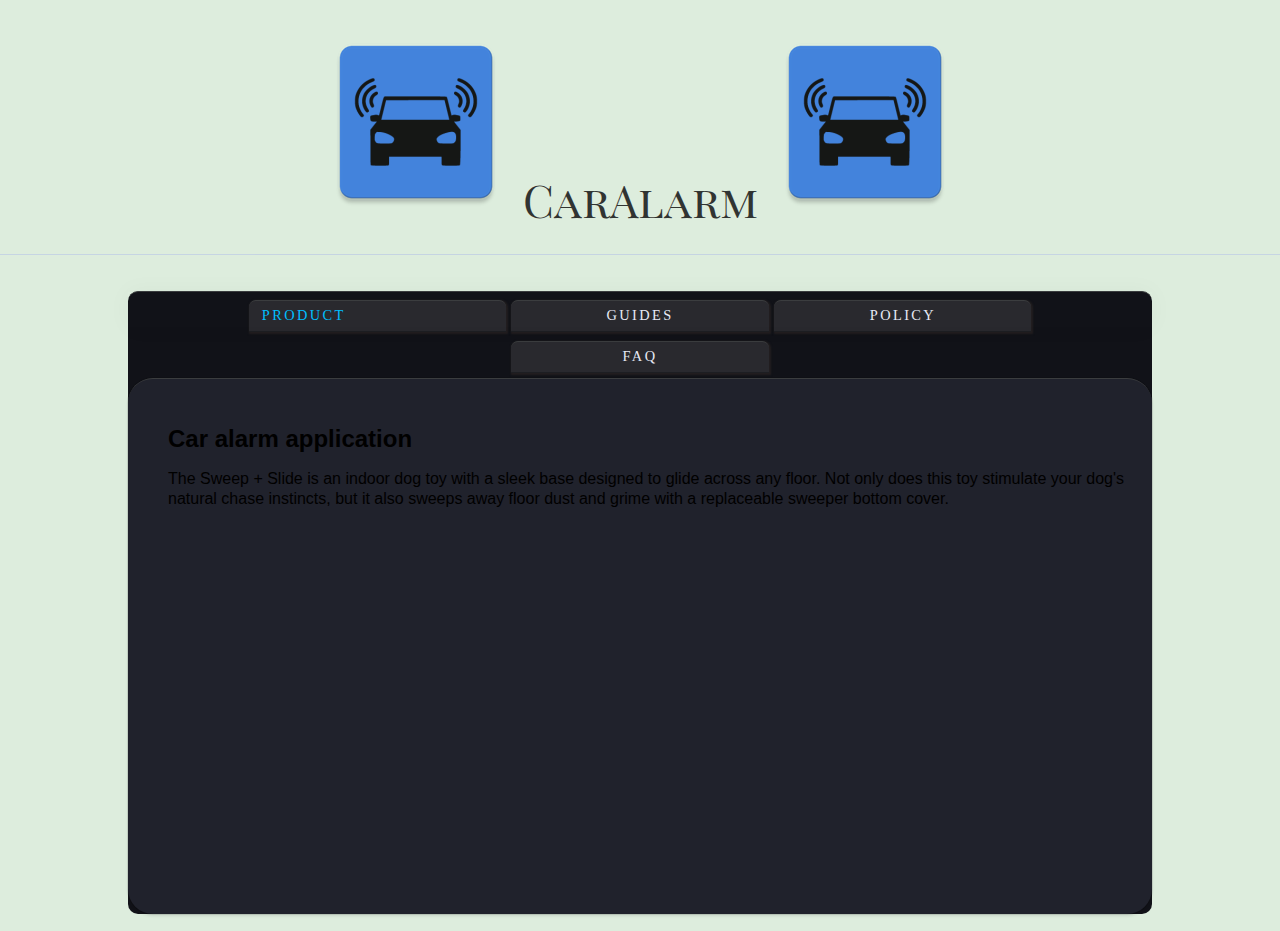
<file: index.html>
<!DOCTYPE html>
<html lang="en">

 <head>
  <meta charset="UTF-8">
  <meta name="viewport" content="width=device-width, initial-scale=1.0">
  <title>Car Alarm </title>
    <style>
      <link rel="preconnect" href="https://fonts.googleapis.com">
      <link rel="preconnect" href="https://fonts.gstatic.com" crossorigin>
      <link href="https://fonts.googleapis.com/css2?family=EB+Garamond:ital,wght@0,400;0,500;0,600;0,700;0,800;1,400;1,500;1,600;1,700;1,800&family=Oswald:wght@200;300;400;500;600;700&family=Roboto+Condensed:wght@300;400;700&family=Roboto:wght@100;300;400;500;700;900&family=Source+Sans+Pro:ital,wght@0,200;0,300;0,400;0,600;0,700;0,900;1,200;1,300;1,400;1,600;1,700;1,900&family=Spectral:wght@200;300;400;500;600;700;800&display=swap" rel="stylesheet">
      <link rel="stylesheet" href="https://use.typekit.net/ovt6ynt.css">
    </style>

<link href="https://fonts.googleapis.com/css2?family=EB+Garamond:ital@0;1&family=Playfair+Display+SC:wght@900&family=Playfair+Display:ital,wght@0,800;1,800&family=Manrope:wght@800&display=swap" rel="stylesheet"><link rel="stylesheet" href="./style.css">

 </head>
    
<body>
<div class = "wrapper pre">
  
</div>
<div class="wrapper">
  <div class="title">
  <img src="docs/images/caralarm.png" alt="Logo"> CarAlarm
  <img src="docs/images/caralarm.png" alt="Logo">
  <div class="line"></div>
  </div>
  <div class="container">
    <div class="card tabs">
      <input id="tab-1" type="radio" class="tab tab-selector" checked="checked" name="tab" />
      <label for="tab-1" class="tab tab-product" >Product</label>
      <input id="tab-2" type="radio" class="tab tab-selector" name="tab" />
      <label for="tab-2" class="tab tab-instructions">Guides</label>
      <input id="tab-3" type="radio" class="tab tab-selector" name="tab" />
      <label for="tab-3" class="tab tab-policy">Policy</label>
      <input id="tab-4" type="radio" class="tab tab-selector" name="tab" />
      <label for="tab-4" class="tab tab-faq">FAQ</label>
      <div class="tabsShadow"></div>
      <!-- <div class="glider"></div> --> 
      <section class="content">
        <div class="item" id="content-1">
          <h2 class="tab-title tab-product">Car alarm application</h2>
          <p>
            The Sweep + Slide is an indoor dog toy with a sleek base designed to glide across any floor. Not only does this toy stimulate your dog's natural chase instincts, but it also sweeps away floor dust and grime with a replaceable sweeper bottom cover.
          </p>
        </div>
        <div class="item" id="content-2">
          <h2 class="tab-title tab-instructions">Instruction Guides</h2>
          <p>
            Lorem ipsum dolor sit amet, consectetur adipiscing elit, sed do eiusmod tempor incididunt ut labore et dolore magna aliqua. Ut enim ad minim veniam, quis nostrud exercitation ullamco laboris nisi ut aliquip ex ea commodo consequat. Duis aute irure dolor </p>
        </div>
        <div class="item" id="content-3">
          <h2 class="tab-title tab-policy">Policy</h2>
          <p>
            Lorem ipsum dolor sit amet, consectetur adipiscing elit, sed do eiusmod tempor incididunt ut labore et dolore magna aliqua. Ut enim ad minim veniam, quis nostrud exercitation ullamco laboris nisi ut aliquip ex ea commodo consequat. Duis </p>
        </div>
        <div class="item" id="content-4">
          <h2 class="tab-title tab-faq">FAQ</h2>
          <p>
            Lorem ipsum dolor sit amet, consectetur adipiscing elit, sed do eiusmod tempor incididunt ut labore et dolore magna aliqua. </p>
        </div>
      </section>

    </div>
  </div>
</div>
    
  </body>
  
</html>
</file>
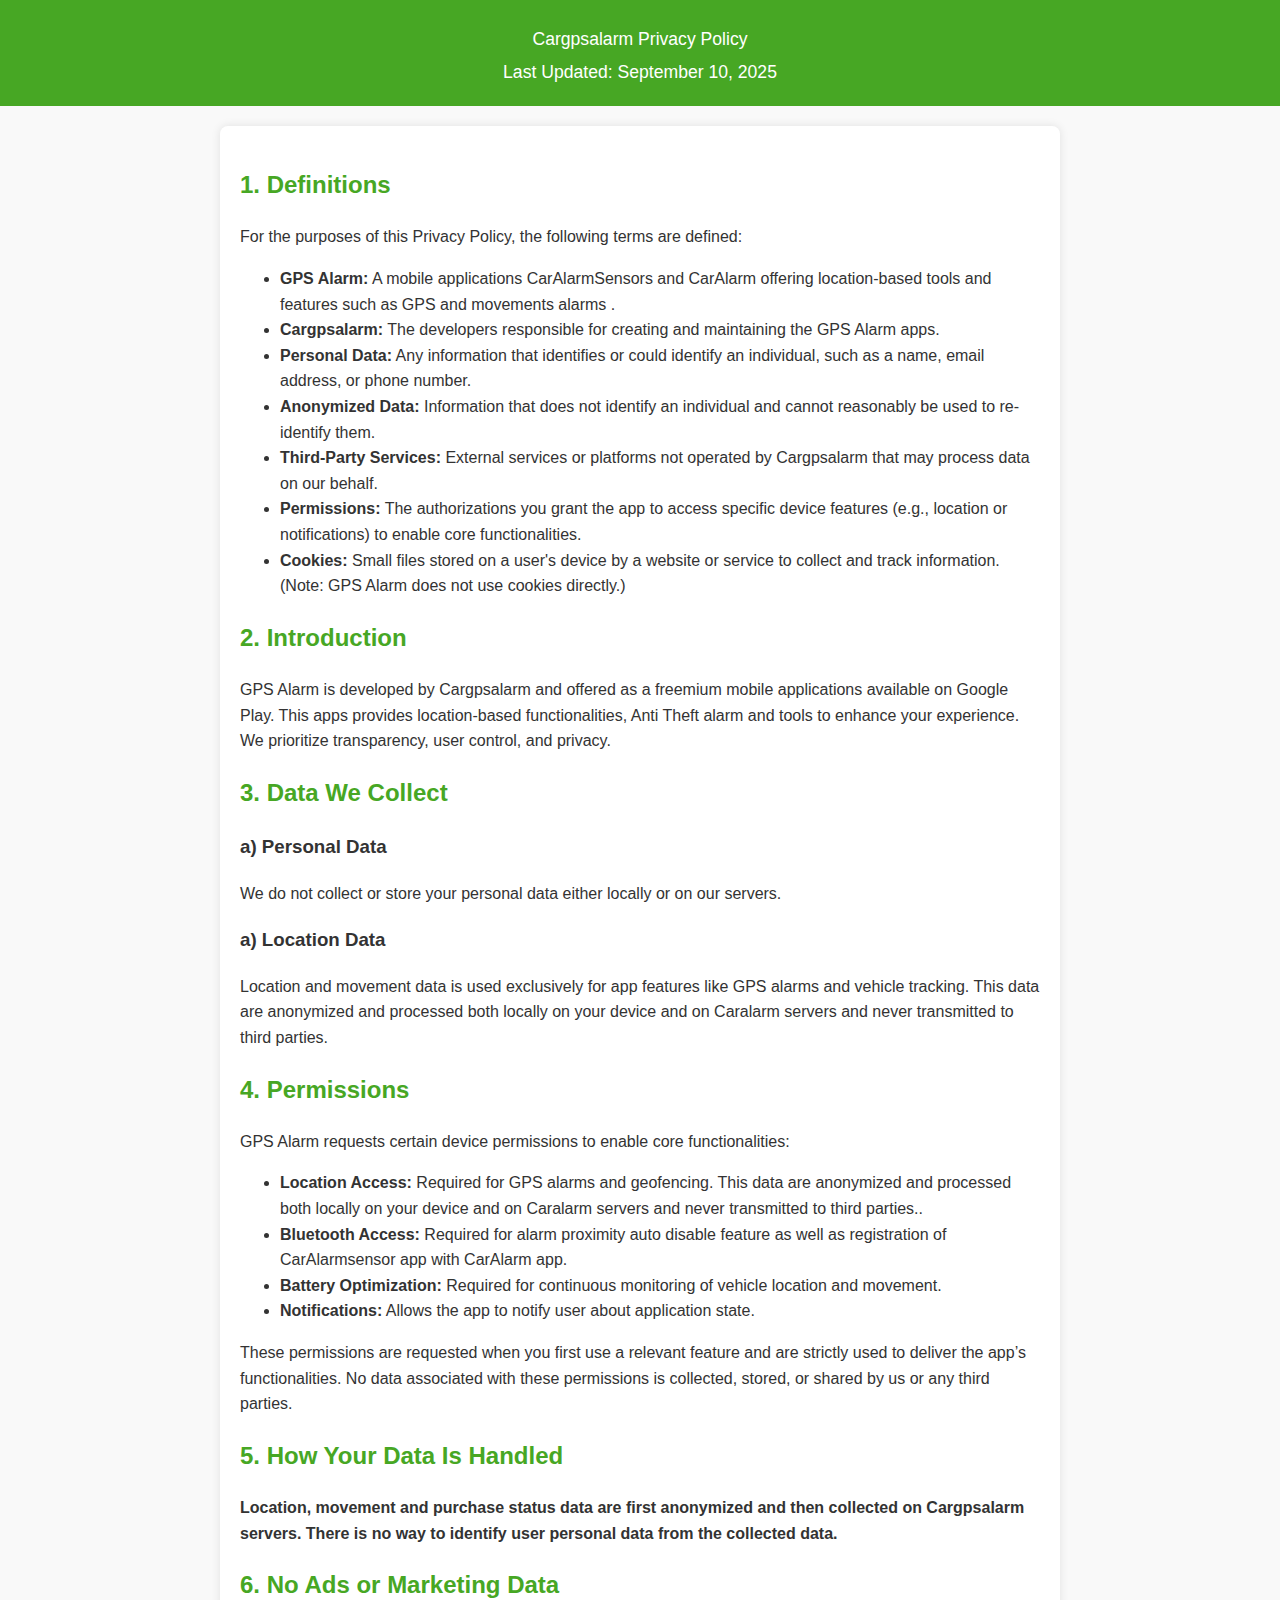
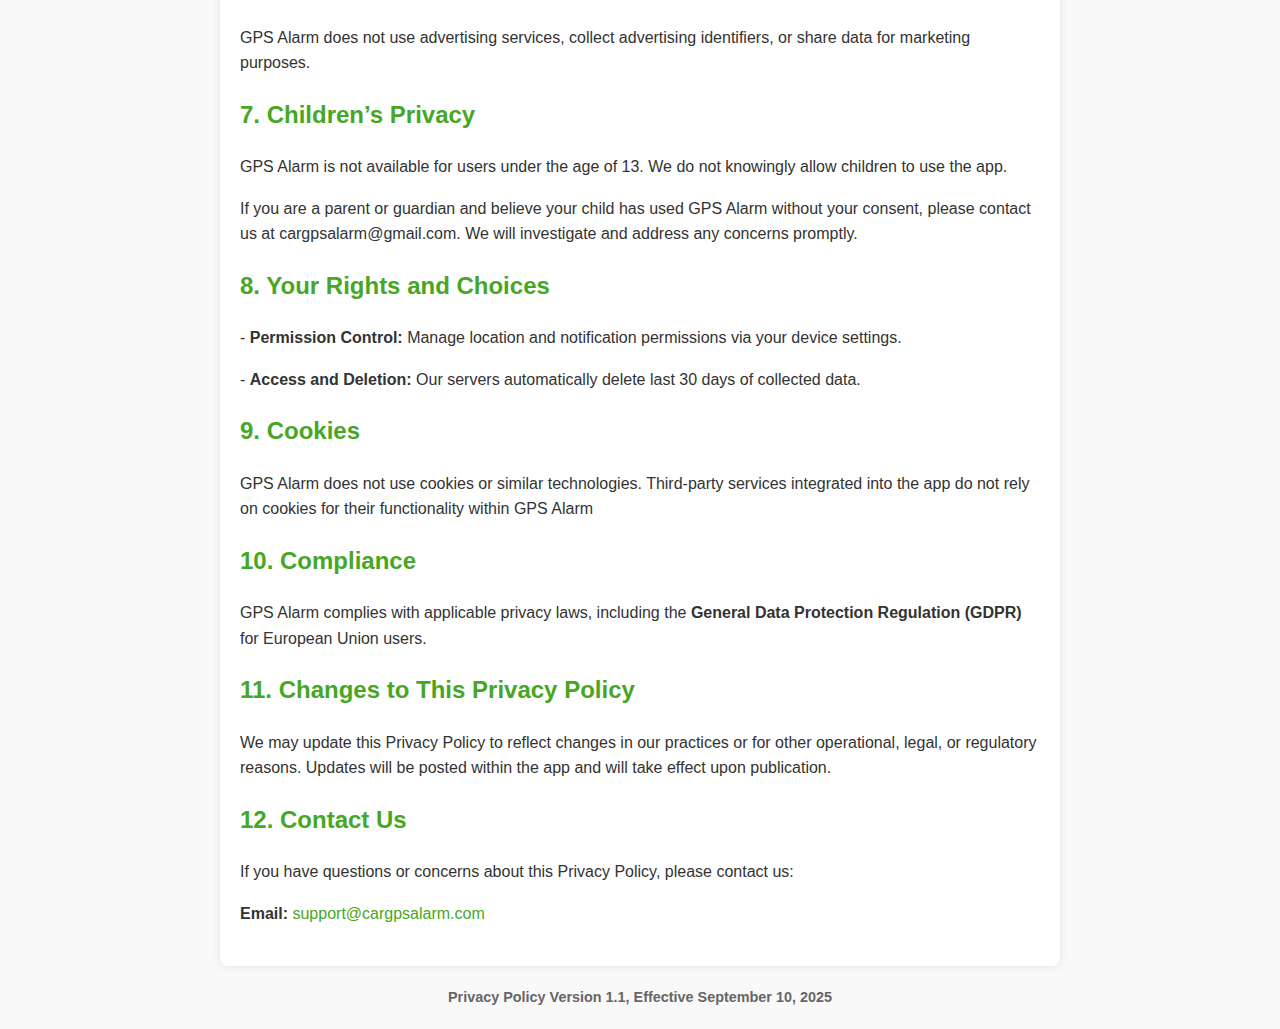
<file: policy/index.html>
<!DOCTYPE html>
<html lang="en">
<head>
    <meta charset="UTF-8">
    <meta name="viewport" content="width=device-width, initial-scale=1.0">
    <title>GPS Alarm Privacy Policy</title>
    <style>
        body {
            font-family: Arial, sans-serif;
            line-height: 1.6;
            margin: 0;
            padding: 0;
            background-color: #f9f9f9;
            color: #333;
        }
        header {
            background-color: #47A724;
            color: white;
            padding: 20px 10px;
            text-align: center;
        }
        header h1 {
            font-size: 2em;
            margin: 0;
        }
        header p {
            font-size: 1.1em;
            margin: 5px 0 0 0;
        }
        main {
            max-width: 800px;
            margin: 20px auto;
            padding: 20px;
            background: white;
            border-radius: 8px;
            box-shadow: 0 0 10px rgba(0, 0, 0, 0.1);
        }
        h1, h2 {
            color: #47A724;
        }
        section {
            margin-bottom: 20px;
        }
        footer {
            text-align: center;
            margin: 20px 0;
            font-size: 0.9em;
            color: #666;
        }
        a {
            color: #47A724;
            text-decoration: none;
        }
        a:hover {
            text-decoration: underline;
        }
    </style>
</head>
<body>
    <header>
        <p>Cargpsalarm Privacy Policy</p>
        <p>Last Updated: September 10, 2025</p>
    </header>
    <main>
        <section>
            <h2>1. Definitions</h2>
            <p>
                For the purposes of this Privacy Policy, the following terms are defined:
            </p>
            <ul>
                <li><strong>GPS Alarm:</strong> A mobile applications CarAlarmSensors and CarAlarm offering location-based tools and features such as GPS and movements alarms .</li>
                <li><strong>Cargpsalarm:</strong> The developers responsible for creating and maintaining the GPS Alarm apps.</li>
                <li><strong>Personal Data:</strong> Any information that identifies or could identify an individual, such as a name, email address, or phone number.</li>
                <li><strong>Anonymized Data:</strong> Information that does not identify an individual and cannot reasonably be used to re-identify them.</li>
                <li><strong>Third-Party Services:</strong> External services or platforms not operated by Cargpsalarm that may process data on our behalf.</li>
                <li><strong>Permissions:</strong> The authorizations you grant the app to access specific device features (e.g., location or notifications) to enable core functionalities.</li>
                <li><strong>Cookies:</strong> Small files stored on a user's device by a website or service to collect and track information. (Note: GPS Alarm does not use cookies directly.)</li>
            </ul>
        </section>
        <section>
            <h2>2. Introduction</h2>
            <p>
                GPS Alarm is developed by Cargpsalarm and offered as a freemium mobile applications available on Google Play. This apps provides location-based functionalities, Anti Theft alarm and tools to enhance your experience. We prioritize transparency, user control, and privacy.
            </p>
        </section>
        <section>
            <h2>3. Data We Collect</h2>
            <h3>a) Personal Data</h3>	
            <p>We do not collect or store your personal data either locally or on our servers.</p>			
            <h3>a) Location Data</h3>
            <p>Location and movement data is used exclusively for app features like GPS alarms and vehicle tracking. This data are anonymized and processed both locally on your device and on Caralarm servers and never transmitted to third parties.</p>
        </section>
        <section>
            <h2>4. Permissions</h2>
            <p>GPS Alarm requests certain device permissions to enable core functionalities:</p>
            <ul>
                <li><strong>Location Access:</strong> Required for GPS alarms and geofencing. This data are anonymized and processed both locally on your device and on Caralarm servers and never transmitted to third parties..</li>
				<li><strong>Bluetooth Access:</strong> Required for alarm proximity auto disable feature as well as registration of CarAlarmsensor app with CarAlarm app.</li>
				<li><strong>Battery Optimization:</strong> Required for continuous monitoring of vehicle location and movement.</li>
                <li><strong>Notifications:</strong> Allows the app to notify user about application state.</li>
            </ul>
            <p>These permissions are requested when you first use a relevant feature and are strictly used to deliver the app’s functionalities. No data associated with these permissions is collected, stored, or shared by us or any third parties.</p>
        </section>
        <section>
            <h2>5. How Your Data Is Handled</h2>
            <p>
                <strong>Location, movement and purchase status data are first anonymized and then collected on Cargpsalarm servers. There is no way to identify user personal data from the collected data.</strong>
            </p>
        </section>
        <section>
            <h2>6. No Ads or Marketing Data</h2>
            <p>GPS Alarm does not use advertising services, collect advertising identifiers, or share data for marketing purposes.</p>
        </section>
        <section>
            <h2>7. Children’s Privacy</h2>
            <p>GPS Alarm is not available for users under the age of 13. We do not knowingly allow children to use the app.</p>
            <p>If you are a parent or guardian and believe your child has used GPS Alarm without your consent, please contact us at cargpsalarm@gmail.com. We will investigate and address any concerns promptly.</p>
        </section>
        <section>
            <h2>8. Your Rights and Choices</h2>
            <p>- <strong>Permission Control:</strong> Manage location and notification permissions via your device settings.</p>
            <p>- <strong>Access and Deletion:</strong> Our servers automatically delete last 30 days of collected data.</p>
        </section>
        <section>
            <h2>9. Cookies</h2>
            <p>GPS Alarm does not use cookies or similar technologies. Third-party services integrated into the app do not rely on cookies for their functionality within GPS Alarm</p>
        </section>
        <section>
            <h2>10. Compliance</h2>
            <p>GPS Alarm complies with applicable privacy laws, including the <strong>General Data Protection Regulation (GDPR)</strong> for European Union users.</p>
        </section>
        <section>
            <h2>11. Changes to This Privacy Policy</h2>
            <p>We may update this Privacy Policy to reflect changes in our practices or for other operational, legal, or regulatory reasons. Updates will be posted within the app and will take effect upon publication.</p>
        </section>
        <section>
            <h2>12. Contact Us</h2>
            <p>If you have questions or concerns about this Privacy Policy, please contact us:</p>
        <p><strong>Email:</strong> <a href="mailto:support@cargpsalarm.com">support@cargpsalarm.com</a></p>
        </section>
    </main>
    <footer>
        <p><strong>Privacy Policy Version 1.1, Effective September 10, 2025</strong></p>
    </footer>
</body>
</html>
</file>
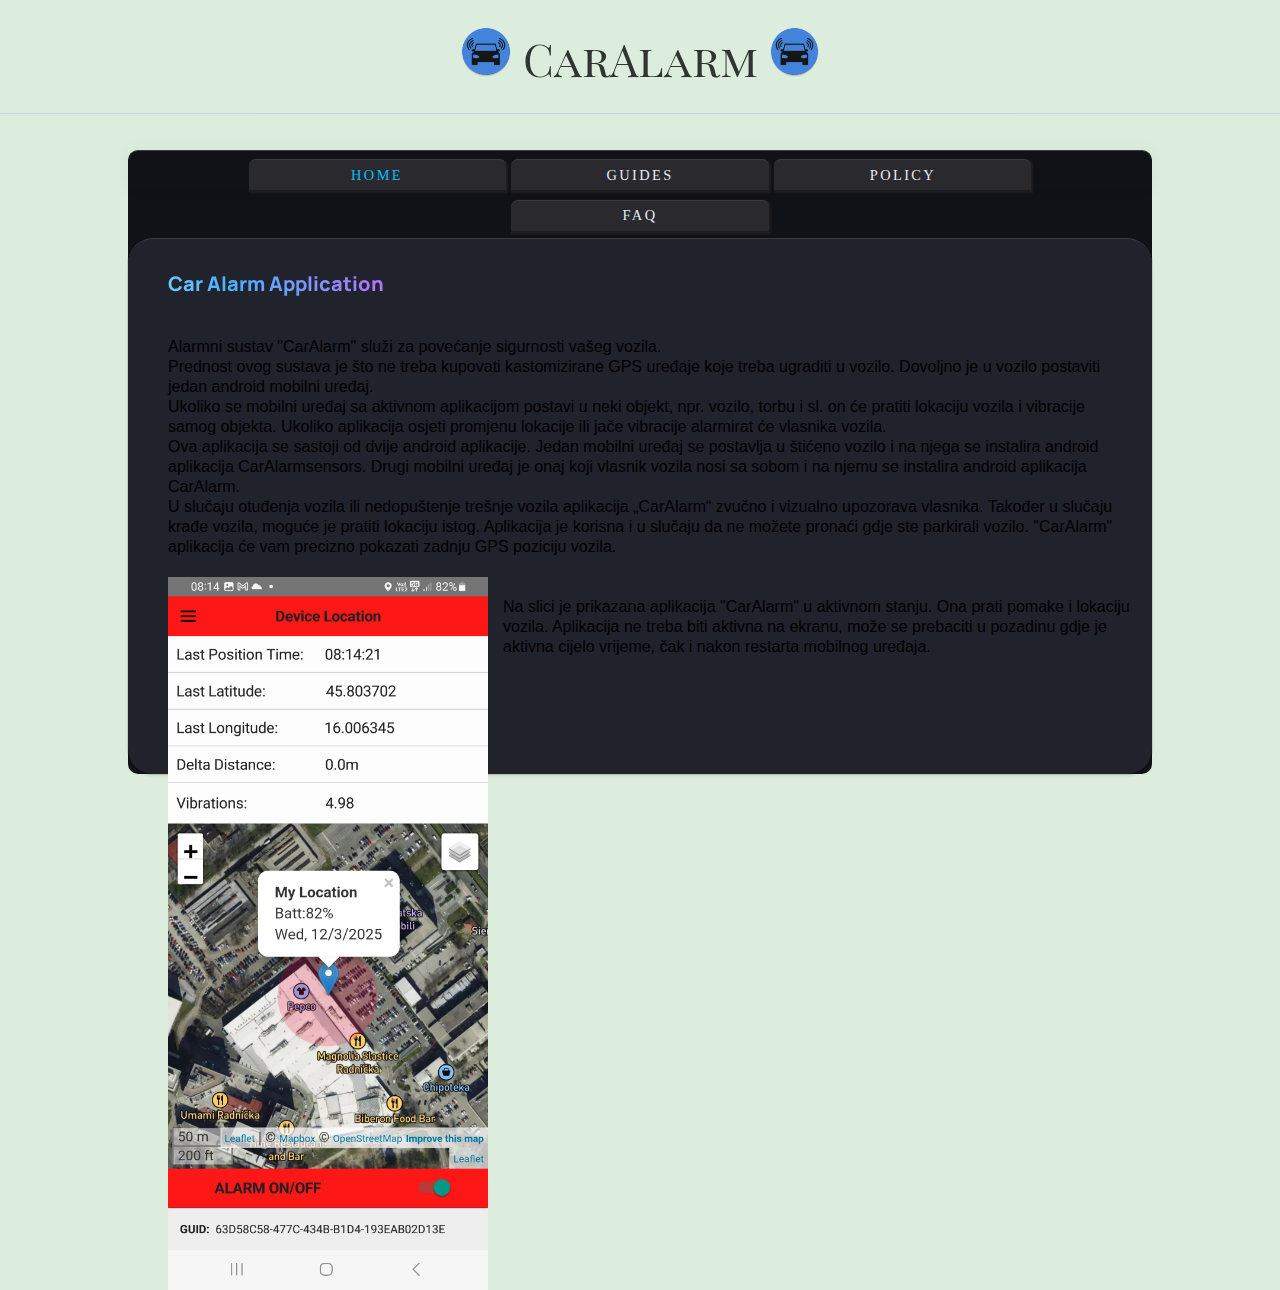
<file: indextest.html>
<!DOCTYPE html>
<html lang="en">

 <head>
  <meta charset="UTF-8">
  <meta name="viewport" content="width=device-width, initial-scale=1.0">
  <title>Car Alarm </title>
    <style>
      <link rel="preconnect" href="https://fonts.googleapis.com">
      <link rel="preconnect" href="https://fonts.gstatic.com" crossorigin>
      <link href="https://fonts.googleapis.com/css2?family=EB+Garamond:ital,wght@0,400;0,500;0,600;0,700;0,800;1,400;1,500;1,600;1,700;1,800&family=Oswald:wght@200;300;400;500;600;700&family=Roboto+Condensed:wght@300;400;700&family=Roboto:wght@100;300;400;500;700;900&family=Source+Sans+Pro:ital,wght@0,200;0,300;0,400;0,600;0,700;0,900;1,200;1,300;1,400;1,600;1,700;1,900&family=Spectral:wght@200;300;400;500;600;700;800&display=swap" rel="stylesheet">
      <link rel="stylesheet" href="https://use.typekit.net/ovt6ynt.css">
    </style>

<link href="https://fonts.googleapis.com/css2?family=EB+Garamond:ital@0;1&family=Playfair+Display+SC:wght@900&family=Playfair+Display:ital,wght@0,800;1,800&family=Manrope:wght@800&display=swap" rel="stylesheet"><link rel="stylesheet" href="./style.css">

 </head>
    
<body>
<div class = "wrapper pre">
  
</div>
<div class="wrapper">
  <div class="title">
  <img class="logo" src="docs/images/caralarm_round.png" alt="Logo"> CarAlarm
  <img class="logo" src="docs/images/caralarm_round.png" alt="Logo">
  <div class="line"></div>
  </div>
  <div class="container">
    <div class="card tabs">
      <input id="tab-1" type="radio" class="tab tab-selector" checked="checked" name="tab" />
      <label for="tab-1" class="tab tab-home" >Home</label>
      <input id="tab-2" type="radio" class="tab tab-selector" name="tab" />
      <label for="tab-2" class="tab tab-instructions">Guides</label>
      <input id="tab-3" type="radio" class="tab tab-selector" name="tab" />
      <label for="tab-3" class="tab tab-policy">Policy</label>
      <input id="tab-4" type="radio" class="tab tab-selector" name="tab" />
      <label for="tab-4" class="tab tab-faq">FAQ</label>
      <div class="tabsShadow"></div>
      <!-- <div class="glider"></div> --> 
      <section class="content">
        <div class="item" id="content-1">
          <h2 class="tab-title tab-home">Car alarm application</h2>
          <p>
             Alarmni sustav "CarAlarm" služi za povećanje sigurnosti vašeg vozila.<br>
             Prednost ovog sustava je što ne treba kupovati kastomizirane GPS uređaje koje treba ugraditi u vozilo. Dovoljno je u vozilo postaviti jedan android mobilni uređaj.<br>
             Ukoliko se mobilni uređaj sa aktivnom aplikacijom postavi u neki objekt, npr.  vozilo, torbu i sl.  on će pratiti lokaciju vozila i vibracije samog objekta. Ukoliko aplikacija osjeti promjenu  lokacije ili jače vibracije alarmirat će vlasnika vozila.<br>
             Ova aplikacija se sastoji od dvije android aplikacije. Jedan mobilni uređaj se postavlja u štićeno vozilo i na njega se instalira android aplikacija CarAlarmsensors. Drugi mobilni uređaj je onaj koji vlasnik vozila nosi sa sobom i na njemu se instalira android aplikacija CarAlarm.<br>
			 U slučaju otuđenja vozila ili nedopuštenje trešnje vozila  aplikacija „CarAlarm“  zvučno i vizualno upozorava vlasnika. Također u slučaju krađe vozila, moguće je pratiti lokaciju istog.
             Aplikacija je korisna i u slučaju da ne možete pronaći gdje ste parkirali vozilo. "CarAlarm" aplikacija će vam precizno pokazati zadnju GPS poziciju vozila.<br><br>
             <img class="screenshot" src="docs/images/screenshot1.jpg" alt="Screen example"><br>
			 Na slici je prikazana aplikacija "CarAlarm" u aktivnom stanju. Ona prati pomake i lokaciju vozila. Aplikacija ne treba biti aktivna na ekranu, može se prebaciti u pozadinu gdje je aktivna cijelo vrijeme, čak i nakon restarta mobilnog uređaja.
			 
          </p>
        </div>
        <div class="item" id="content-2">
          <h2 class="tab-title tab-instructions">Instruction Guides</h2>
          <p>
            Lorem ipsum dolor sit amet, consectetur adipiscing elit, sed do eiusmod tempor incididunt ut labore et dolore magna aliqua. Ut enim ad minim veniam, quis nostrud exercitation ullamco laboris nisi ut aliquip ex ea commodo consequat. Duis aute irure dolor </p>
        </div>
        <div class="item" id="content-3">
          <h2 class="tab-title tab-policy">Policy</h2>
          <p>
            Ovaj sustav ne skuplja, niti šalje na udaljeni server identifikacijske zapise korisnika po kojima bi se moglo prepoznati o kojem se korisniku radi.<br>
            Jedini podaci koje ove aplikacije šalju su:<br>
              -	GUID – jedinstveni slučajni identifikator aplikacije iz kojeg se ne može ući u trag korisniku aplikacije ili mobilnom uređaju<br>
              -	Trenutna lokacija objekta<br>
              -	Zapis o vibraciji ako je prešla određeni limit<br>
              -	Stanje baterije mobilnog uređaja na kojem je pokrenuta aplikacija<br>
            Politika sigurnosti i zaštite privatnih podataka nalazi se na stranici:<br>
			<strong><a class="url-link" href="https://cargpsalarm.com/policy">https://cargpsalarm.com/policy</a>

        </div>
        <div class="item" id="content-4">
          <h2 class="tab-title tab-faq">FAQ</h2> <br>
		  <h4 class="my-headers">General questions</h4>
          <p>
            <span class="FAQheader">Do I need to purchase a subscription to use "CarAlarm" ?</span><br>
			Yes, only for "CarAlarmSensors" android application !<br><br>
            <span class="FAQheader">Why should I buy a subscription?</span><br>
              With a subscription you get access to a number of features that you would otherwise miss.<br><br>
            <span class="FAQheader">Will my tracks disappear if I reinstall the app?</span><br>
              With our subscription service, all tracks are saved on the web and when you log in to your account, the tracks will be downloaded to your phone. 
			  If you do not have our subscription service, all tracks will disappear if you delete the app.<br><br>
		  </p>
		  <p class="footer">
            <strong>© CarGpsAlarm 2024–2025 •</strong><a class="url-link" href="mailto:support@cargpsalarm.com">Contact Us</a>
          </p>
        </div>
      </section>

    </div>
  </div>
</div>
    
  </body>
  
</html>
</file>
<file: style.css>
/* Basic */
html {
	height: auto;
	width: 100vw;
}

/*
* {
	 outline: 1px solid red;
  }
*/

  
body {
  padding: 0;
  margin: 0;
  height: 90vh;
  font-family: "Roboto", sans-serif;
  /*background-repeat: no-repeat;*/
  /*background: linear-gradient(#22354F, #779ECB);*/
  /*background: linear-gradient(#7BBA7B, #BDFFBD); plava*/
  /* background: linear-gradient(#9AB89A, #DDEDDD); zelena */
  background-color: #DDEDDD;
  
}
.title {
  text-align: center;
  width: auto;
  padding: 2% 0px 2% 0;
  font-size: 5vh;
  font-weight: 400;
  color: #1E2120;
  opacity: 0.9;
  font-family: "Playfair Display SC";
}
.wrapper {
  /*background-color: #f6f8ff;
  background-color: #83FC83;*/
  height: 80vh;
  min-width: 90vw;
  background: transparent;
  opacity: 1;
}

.wrapper.pre {
  background-size: cover !important;
  /*linear-gradient(90deg, #ff6961, #77dd77, #779ecb);*/
  /*background: linear-gradient(#22354F, #779ECB);*/
  /*background-repeat: no-repeat;*/
  position: absolute;
  top: 0;
  z-index: -2;
  opacity: 0.15;
  /* background: url(https://assets.codepen.io/4927073/mybg.jpg);*/
}

.wrapper .line {
  max-width: 100vw;
  margin: 2% auto 0 auto;
  height: 1px;
  background-color: #c3d2e3;
}

.container {
  height: 70vh;
  min-width: 40vw;
  padding: 10px 0;
  text-align: center;
}

.container .card {
  max-width: 80vw;
  height: auto;
  border-radius: 10px;
  border: none;
  margin: 0 auto;
  z-index: 4 !important;
  position: relative;
  background: linear-gradient(#141e30, #243b55);
  background: #16181a;
  border-top: 1px solid #3b3d3f;
  background: hsl(232deg 18% 8%);
}

.content {
  height: 55vh;
  margin: 5px auto;
  text-align: left;
  line-height: 20px;
  border-radius: 25px;
  box-shadow: 0 2px 3px rgb(10 10 10 / 10%), 0 0 0 1px rgb(10 10 10 / 10%);
  display: block;
  padding: 1.25rem;
  z-index: 2;
  border-top: 1px solid #3b3d3f;
  background: hsl(232deg 16% 15%);
  position: relative;
}

.content .item {
  height: 55vh;
  /*width: 74vw;*/
  width: auto;
  opacity: 0;
  visibility: hidden;
  transition: all 0.3s;
  position: absolute;
  padding: 10px 20px;
}

.content .paragraf {
  margin: 10px 15px 10px 0;
  letter-spacing: 0.75px;
  width: 70vw;
  height: 45vh;
  font-size: 1.8vh;
  font-style: normal;
  text-align: justify;
  color: #f0f2fc;
  line-height: 30px;
  margin-top: 10pt;
  overflow-y: auto;
  font-family: "freight-display-pro";
  font-weight: 300 !important;
}

.logo {
  width: 2vw; height: auto;
  display: inline-block;
  margin: auto;
}

.screenshot {
  float: left;
  width: 25vw; height: auto;
  /*display: inline-block */
  margin: 0 15px 0 0px;	
}

.my-headers {
  font-size: 2.4vh;
  color: #51a14c;
  color: #1574C5;
}

.FAQheader {
 color:#c51574;
 font-size: 2vh; 
}

.url-link {
  color: #51a14c;
  font-size: 1.5vh;  
}	

.footer {
  color: white;
  font-size: 1.4vh;
  height: 4vh;
}

.footer .url-link{
 font-size: 1.4vh;	
}

.tabs {
  text-align: center;
  position: relative;
}
.tabs input {
  position: absolute;
  opacity: 0;
  margin: 0;
  padding: 0;
}

.tabs input + label:hover {
  color: #777;
}
.tabs .tabsShadow {
  width: 80vw;
  padding: 10px;
  box-shadow: 0 0 25px 0 rgba(0, 0, 0, 0.04);
  box-sizing: border-box;
  position: absolute;
  height: 35px;
  z-index: 0;
  top: 0;
  pointer-events: none;
}



#tab-1:checked ~ .glider {
  left: 0px;
}
#tab-2:checked + label {
  color: #51a14c;
}
#tab-2:checked ~ .glider {
  background: linear-gradient(90deg, #51a14c 0%, #10c33e 100%);
  box-shadow: 0px 0px 8px 0px rgba(47, 187, 12, 0.62);
}

#tab-3:checked + label {
  color: #525252;
}

#tab-1:checked ~ section #content-1,
#tab-2:checked ~ section #content-2,
#tab-3:checked ~ section #content-3,
#tab-4:checked ~ section #content-4 {
  opacity: 1;
  visibility: visible;
}

.tabs input + label {
  margin: 8px -8px;
  width: 18vw;
  transition: all 0.3s;
  text-align: center;
  border: none;
  border-bottom: 0.5pt solid #1d1e22;
  color: #e7e9f5;
  display: inline-flex;
  -webkit-box-pack: center;
  padding: 5pt 10pt;
  vertical-align: top;
  justify-content: flex-start;
  background: #333;
  box-shadow: 1px 1px 2px 1px #231f20;
  text-transform: uppercase;
  font-weight: 300;
  font-size: 1.6vh;
  background: #26292c;
  margin-bottom: 0.5px;
  border-radius: 7px 7px 0 0 !important;
  border-top: 1px solid #3b3d3f;
  letter-spacing: 0.1666666667em !important;
  font-family: "antique-olive" !important;
  background: hsl(232deg 6% 17%);
  cursor: pointer;
}

h2.tab-title.tab-faq,
h2.tab-title.tab-instructions,
h2.tab-title.tab-home,
h2.tab-title.tab-policy {
  display: inline-flex;
  color: #fff;
  background-position: bottom center;
  margin-bottom: 0pt !important;
  margin-top: 4pt;
  height: 35pt;
  text-fill-color: transparent !important;
  background-clip: text !important;
  -webkit-text-fill-color: transparent !important;
  -webkit-background-clip: text !important;
  -moz-background-clip: text;
  -moz-text-fill-color: transparent;
  -ms-background-clip: text;
  -ms-text-fill-color: transparent;
  text-transform: capitalize;
  font-size: 20px;
  letter-spacing: 0px;
  font-family: "Manrope" !important;
  font-weight: 800 !important;
}

h2.tab-title.tab-policy {
  background: linear-gradient(10deg, #f7ec9c, #ff8651);
}

h2.tab-title.tab-instructions {
  background: linear-gradient(10deg, #02ce85, #02ceab);
}

h2.tab-title.tab-home {
  background: linear-gradient(
    60deg,
    hsl(202deg 100% 75%),
    hsl(205deg 100% 64%),
    hsl(230deg 100% 75%),
    hsl(270deg 100% 72%)
  );
}

h2.tab-title.tab-faq {
  background: linear-gradient(70deg, #c51574, #97389b);
}

.tabs input {
  position: relative;
  opacity: 0;
  margin: auto !important;
  padding: 0;
}
label.tab.tab-home,
label.tab.tab-faq,
label.tab.tab-instructions,
label.tab.tab-policy {
  display: inline-block;
  text-align: center;
}
label.tab.tab-home {
  border-radius: 6pt 0 0 6pt;
}
label.tab.tab-faq {
  border-radius: 0 6pt 6pt 0;
}
#tab-1:checked + label {
  color: deepskyblue;
}
#tab-3:checked + label {
  color: #ffadfa;
  color: #ffaa75;
}
#tab-4:checked + label {
  color: #ffadfa;
}


#tab-1:checked ~ .glider {
  left: 0.45vw;
}

#tab-2:checked ~ .glider {
  left: 15.35vw;
}
#tab-3:checked ~ .glider {
  background: linear-gradient(
    90deg,
    #faffcc 0%,
    #f5eea3 10%,
    #ffe48a 40%,
    #ffb54d 65%,
    #ff974d 85%,
    #ff8052 100%
  );
  left: 33.77%;
  box-shadow: 0px 0px 8px 0px hsl(17.72deg 100% 70% / 70%);
}

#tab-4:checked ~ .glider {
  background: linear-gradient(90deg, #b9326f 0%, #ff5ddc 100%);
  box-shadow: 0px 0px 8px 0px rgba(231, 13, 93, 0.57);
  left: 50.46% !important;
}

.glider {
  width: 15vw;
  padding: 0px 13px;
  height: 4.5px;
  border-radius: 0 0 1px 1px;
  position: absolute;
  box-shadow: 0px 0px 8px 0px hsl(262deg 100% 70% / 70%);
  background: linear-gradient(
    113deg,
    hsl(260deg 100% 64%) 0%,
    hsl(190deg 100% 55%) 100%
  );
  transition: all 0.3s;
  top: 36px;
  z-index: 2;
}

/* Mobile styles */

@media (max-width: 340px) {
  .logo {width: 2vh; height: 2vh;}
  .title {font-size: 2.5vh;}
  .screenshot {width: 60%; height: auto;}
  .content .paragraf {font-size: 80%;}
  h2.tab-title.tab-faq,
  h2.tab-title.tab-instructions,
  h2.tab-title.tab-home,
  h2.tab-title.tab-policy {height: 28pt; font-size: 15px;}
  .my-headers {1.0vh;}
  .FAQheader {font-size: 1.2vh;}     
}

@media (min-width: 341px) and (max-width: 480px) {
  .logo {width: 3vh; height: 3vh;}
  .title {font-size: 3.5vh;}
  .screenshot {width: 60%; height: auto;}
  .content .paragraf {font-size: 80%;}
  h2.tab-title.tab-faq,
  h2.tab-title.tab-instructions,
  h2.tab-title.tab-home,
  h2.tab-title.tab-policy {height: 30pt; font-size: 16px;}
  .my-headers {2.0vh;}
  .FAQheader {font-size: 1.6vh;}  
}

/* Tablet styles */
@media (min-width: 481px) and (max-width: 768px) {
  .logo {width: 4vh; height: 4vh;}
  .title {font-size: 4vh;}
  .screenshot {width: 50%; height: auto;}
  h2.tab-title.tab-faq,
  h2.tab-title.tab-instructions,
  h2.tab-title.tab-home,
  h2.tab-title.tab-policy {height: 32pt; font-size: 18px;}
}

/* Desktop styles */
@media (min-width: 769px) {
  .logo {width: 4%; height: 4%;}
}

/* High-resolution display styles */
@media (-webkit-min-device-pixel-ratio: 2),
(min-resolution: 192dpi) {
  .logo {width: 4%; height: 4%;}
}
</file>
